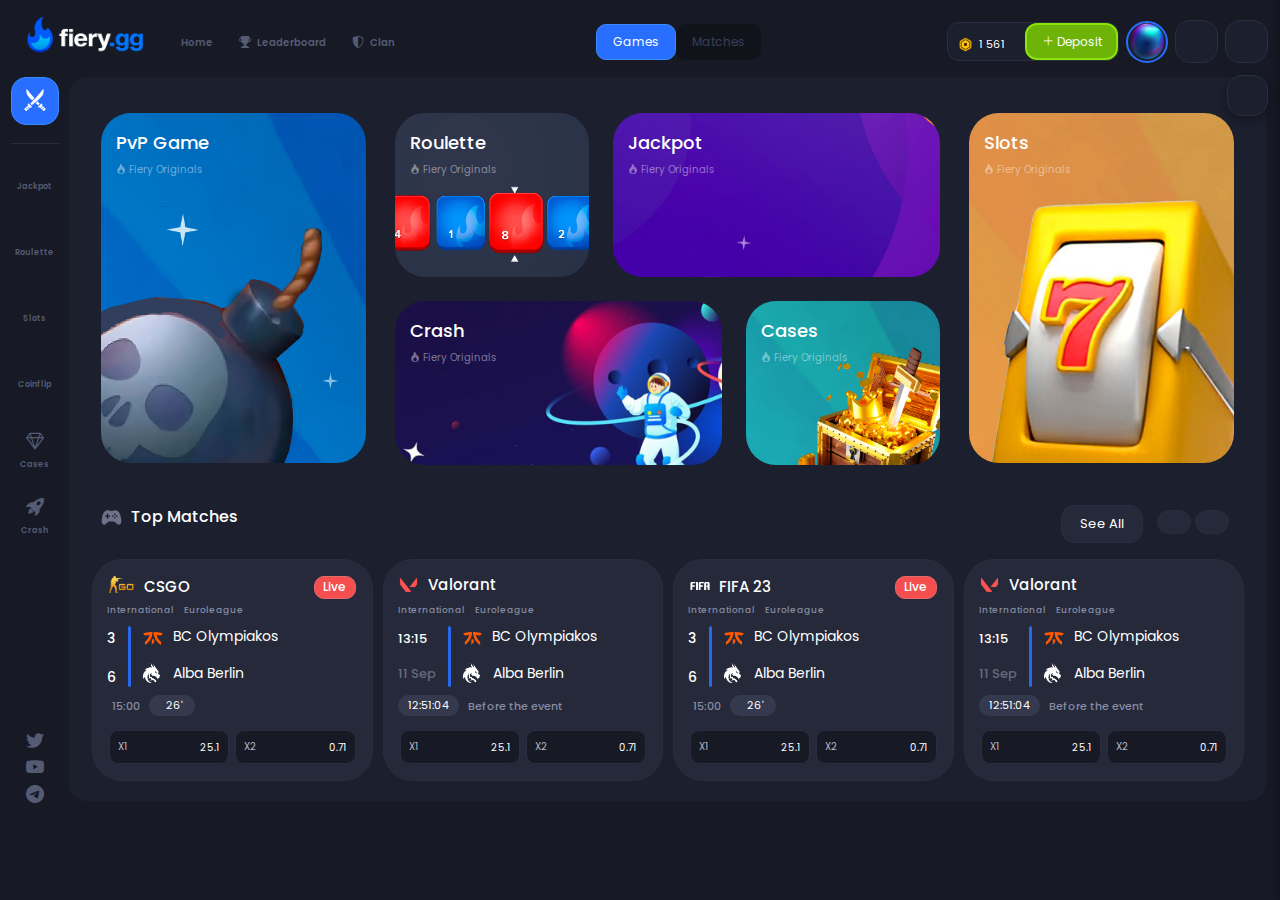
<file: index.html>
<!DOCTYPE html>
<html lang="es">

<head>
  <meta charset="UTF-8">
  <meta name="viewport" content="width=device-width, initial-scale=1.0">
  <title>fiery.gg</title>
  <link href="https://cdn.jsdelivr.net/npm/bootstrap@5.3.3/dist/css/bootstrap.min.css" rel="stylesheet"
    integrity="sha384-QWTKZyjpPEjISv5WaRU9OFeRpok6YctnYmDr5pNlyT2bRjXh0JMhjY6hW+ALEwIH" crossorigin="anonymous">
  <link rel="stylesheet" href="https://cdn.jsdelivr.net/npm/bootstrap-icons@1.11.3/font/bootstrap-icons.min.css">
  <link rel="stylesheet" href="https://cdnjs.cloudflare.com/ajax/libs/font-awesome/6.6.0/css/all.min.css"
    integrity="sha512-Kc323vGBEqzTmouAECnVceyQqyqdsSiqLQISBL29aUW4U/M7pSPA/gEUZQqv1cwx4OnYxTxve5UMg5GT6L4JJg=="
    crossorigin="anonymous" referrerpolicy="no-referrer" />
  <link rel="preconnect" href="https://fonts.googleapis.com">
  <link rel="preconnect" href="https://fonts.gstatic.com" crossorigin>
  <link
    href="https://fonts.googleapis.com/css2?family=Baloo+2:wght@400..800&family=Poppins:ital,wght@0,100;0,200;0,300;0,400;0,500;0,600;0,700;0,800;0,900;1,100;1,200;1,300;1,400;1,500;1,600;1,700;1,800;1,900&display=swap"
    rel="stylesheet">
  <link rel="stylesheet" href="css/style.css">
  <link rel="icon" href="assets/icon-fiery.gg-log-transp.png">
</head>

<body>
  <!-- ======== >  BARRA DE NAVEGACIÓN  < ======== -->
  <header class="header">
    <div class="container-fluid d-flex justify-content-between align-items-center">
      <section class="logo-links d-flex align-items-center">
        <article class="logo-navbar">
          <img src="assets/fiery.gg-log-transp.png" alt="fiery.gg">
        </article>
        <nav>
          <ul class="nav-links d-flex">
            <li>
              <a href="javascript:void(0);">
                <i class="fa-solid fa-house"></i>
                <span>Home</span>
              </a>
            </li>
            <li>
              <a href="javascript:void(0);">
                <i class="bi bi-trophy-fill"></i>
                <span>Leaderboard</span>
              </a>
            </li>
            <li>
              <a href="javascript:void(0);">
                <i class="bi bi-shield-shaded"></i>
                <span>Clan</span>
              </a>
            </li>
          </ul>
        </nav>
      </section>
      <section class="switch-container">
        <button id="firstTheme" class="active button-bg-body"><i class="fa-solid fa-clover"></i> Games</button>
        <button id="secondTheme" class="button-bg-body"><i class="fa-solid fa-basketball"></i> Matches</button>
      </section>
      <section class="iconos-info-navbar">
        <article class="box-bank-button">
          <div class="bank">
            <p><img class="img-bank" src="assets/icon-gems-png.png"> 1 561</p>
          </div>
          <button class="button-bank">
            <i class="bi bi-plus-lg"></i>
            <span class="deposit-text">Deposit</span>
          </button>
        </article>
        <article class="profile-photo">
          <img src="assets/profile-photo-png.png">
        </article>
        <article class="button-notifications">
          <i class="fa-solid fa-bell"></i>
        </article>
        <article class="button-logOut">
          <i class="fa-solid fa-door-open"></i>
        </article>
      </section>
    </div>
  </header>

  <!-- ======== >  SIDEBAR IZQUIERDO - ICONS  < ======== -->
  <aside>
    <section class="container aside-container justify-content-between">
      <ul class="list-sidebar">
        <li>
          <article class="button-sidebar-sword">
            <img class="img-button-sword" src="assets/crossed-swords-svgrepo-com.svg"></img>
          </article>
        </li>
        <hr>
        <li>
          <article class="button-sidebar" numero="1">
            <i class="fa-solid fa-dice-d20"></i>
            <p> Jackpot </p>
          </article>
        </li>
        <li>
          <article class="button-sidebar" numero="2">
            <i class="fa-solid fa-circle-radiation"></i>
            <p> Roulette </p>
          </article>
        </li>
        <li>
          <article class="button-sidebar" numero="3">
            <i class="fa-solid fa-7"></i>
            <p> Slots </p>
          </article>
        </li>
        <li>
          <article class="button-sidebar" numero="4">
            <i class="fa-solid fa-coins"></i>
            <p> Coinflip </p>
          </article>
        </li>
        <li>
          <article class="button-sidebar" numero="5">
            <i class="bi bi-gem"></i>
            <p> Cases </p>
          </article>
        </li>
        <li>
          <article class="button-sidebar" numero="6">
            <i class="bi bi-rocket-takeoff-fill"></i>
            <p> Crash </p>
          </article>
        </li>
      </ul>
      <ul class="list-sidebar icons-redes">
        <li>
          <a href="https://x.com/home" target="_blank">
            <i class="bi bi-twitter icons-color"></i>
          </a>
        </li>
        <li>
          <a href="https://www.youtube.com/" target="_blank">
            <i class="bi bi-youtube icons-color"></i>
          </a>
        </li>
        <li>
          <a href="https://web.telegram.org/" target="_blank">
            <i class="bi bi-telegram icons-color"></i>
          </a>
        </li>
      </ul>
    </section>
  </aside>

  <!-- ======== >  MAIN  < ======== -->
  <main class="main-contenido light-theme">

    <!-- ======== >  SECCIÓN TARJETAS INTERACTIVAS  < ======== -->
    <section class="container-fluid mt-3">
      <div class="row gy-4">
        <section class="col-sm-12 col-md-12 col-lg-3 column-cards-start">
          <article class="interactive-card-pvp-game" id="card1show">
            <div class="hover-bg-cards">
              <div class="text-card-pvp-game pt-3">
                <p id="text-pvp-game">
                  PvP Game
                </p>
                <span class="fiery-originals-text">
                  <i class="bi bi-fire"></i> Fiery Originals
                </span>
              </div>
            </div>
          </article>
        </section>
        <section class="col-sm-12 col-md-12 col-lg-6 column-cards-center d-flex flex-wrap">
          <article class="interactive-card-roulette">
            <div class="hover-bg-cards">
              <div class="text-card-roulette pt-3">
                <p id="card2">
                  Roulette
                </p>
                <span class="fiery-originals-text">
                  <i class="bi bi-fire"></i> Fiery Originals
                </span>
              </div>
            </div>
          </article>
          <article class="interactive-card-jackpot">
            <div class="hover-bg-cards">
              <div class="text-card-jackpot pt-3">
                <p id="card3">
                  Jackpot
                </p>
                <span class="fiery-originals-text">
                  <i class="bi bi-fire"></i> Fiery Originals
                </span>
              </div>
            </div>
          </article>
          <article class="interactive-card-crash">
            <div class="hover-bg-cards">
              <div class="text-card-crash pt-3">
                <p id="card4">
                  Crash
                </p>
                <span class="fiery-originals-text">
                  <i class="bi bi-fire"></i> Fiery Originals
                </span>
              </div>
            </div>
          </article>
          <article class="interactive-card-cases">
            <div class="hover-bg-cards">
              <div class="text-card-cases pt-3">
                <p id="card5">
                  Cases
                </p>
                <span class="fiery-originals-text">
                  <i class="bi bi-fire"></i> Fiery Originals
                </span>
              </div>
            </div>
          </article>
        </section>
        <section class="col-sm-12 col-md-12 col-lg-3 column-cards-end">
          <article class="interactive-card-slots">
            <div class="hover-bg-cards">
              <div class="text-card-slots pt-3">
                <p id="card6">
                  Slots
                </p>
                <span class="fiery-originals-text">
                  <i class="bi bi-fire"></i> Fiery Originals
                </span>
              </div>
            </div>
          </article>
        </section>
      </div>
    </section>

    <!-- ======== >  SECCIÓN TOP MATCHES  < ======== -->
    <section class="container-top-matches">
      <div class="container-menu-top-matches container-fluid d-flex justify-content-between mb-3">
        <div class="title-top-matches d-flex">
          <img src="assets/joystick-xbox.svg" alt="Mejores Partidos">
          <p>Top Matches</p>
        </div>
        <div class="buttons-top-matches">
          <button class="btn-see-all-top-matches">See All</button>
          <div class="controls-carousel-top-matches">
            <button class="btn-caret-left-top-matches" id="prev">
              <i class="fa-solid fa-caret-left"></i>
            </button>
            <button class="btn-caret-right-top-matches" id="next">
              <i class="fa-solid fa-caret-right"></i>
            </button>
          </div>
        </div>
      </div>
      <section class="container-cards-top-matches">
        <div class="carousel-cards" id="carousel">
          <div class="card-live-top-matches">
            <div class="title-card-live-top-matches">
              <div class="img-title-live-top-matches">
                <img class="csgo-logo" src="assets/csgo-logo-go.png">
                <p id="csgo">
                  CSGO
                </p>
              </div>
              <span>
                Live
              </span>
            </div>
            <div class="description-card-live-top-matches">
              <p>
                International
              </p>
              <i class="fa-solid fa-circle"></i>
              <p>Euroleague</p>
            </div>
            <div class="info-matches-live-container">
              <div class="result-match-live d-flex flex-column">
                <p>
                  3
                </p>
                <p>
                  6
                </p>
              </div>
              <div class="border-blue-top-matches"></div>
              <div class="name-teams-live-top-matches d-flex flex-column">
                <div class="container-fnatic">
                  <img class="fnatic-logo" src="assets/fnatic-logo.svg">
                  <p>
                    BC Olympiakos
                  </p>
                </div>
                <div class="container-spirit">
                  <img class="spirit-logo" src="assets/spirit-logo.png">
                  <p>
                    Alba Berlin
                  </p>
                </div>
              </div>
            </div>
            <div class="info-time-live-container">
              <p>
                15:00
              </p>
              <span class="duration-span-top-matches">
                <i class="fa-solid fa-clock"></i> 26'
              </span>
            </div>
            <div class="bet-btn-live-container">
              <article class="bet-button-1">
                <span>
                  X1
                </span>
                <p>
                  25.1
                </p>
              </article>
              <article class="bet-button-2">
                <span>
                  X2
                </span>
                <p>
                  0.71
                </p>
              </article>
            </div>
          </div>
          <div class="card-top-matches">
            <div class="title-card-top-matches">
              <img class="valorant-logo" src="assets/valorant-logo-png.png">
              <p id="valorant">
                Valorant
              </p>
            </div>
            <div class="description-card-top-matches">
              <p>
                International
              </p>
              <i class="fa-solid fa-circle"></i>
              <p>Euroleague</p>
            </div>
            <div class="info-matches-container">
              <div class="time-of-match">
                <p>
                  13:15
                </p>
                <p class="date-september">
                  11 Sep
                </p>
              </div>
              <div class="border-blue-top-matches"></div>
              <div class="name-teams-live-top-matches d-flex flex-column">
                <div class="container-fnatic">
                  <img class="fnatic-logo" src="assets/fnatic-logo.svg">
                  <p>
                    BC Olympiakos
                  </p>
                </div>
                <div class="container-spirit">
                  <img class="spirit-logo" src="assets/spirit-logo.png">
                  <p>
                    Alba Berlin
                  </p>
                </div>
              </div>
            </div>
            <div class="info-time-container">
              <span class="time-span-top-matches">
                12:51:04
              </span>
              <p>
                Before the event
              </p>
            </div>
            <div class="bet-btn-container">
              <article class="bet-button-1">
                <span>
                  X1
                </span>
                <p>
                  25.1
                </p>
              </article>
              <article class="bet-button-2">
                <span>
                  X2
                </span>
                <p>
                  0.71
                </p>
              </article>
            </div>
          </div>
          <div class="card-live-top-matches">
            <div class="title-card-live-top-matches">
              <div class="img-title-live-top-matches">
                <img class="fifa-logo" src="assets/fifa-logo-white.png">
                <p id="fifa23">
                  FIFA 23
                </p>
              </div>
              <span>
                Live
              </span>
            </div>
            <div class="description-card-live-top-matches">
              <p>
                International
              </p>
              <i class="fa-solid fa-circle"></i>
              <p>Euroleague</p>
            </div>
            <div class="info-matches-live-container">
              <div class="result-match-live d-flex flex-column">
                <p>
                  3
                </p>
                <p>
                  6
                </p>
              </div>
              <div class="border-blue-top-matches"></div>
              <div class="name-teams-live-top-matches d-flex flex-column">
                <div class="container-fnatic">
                  <img class="fnatic-logo" src="assets/fnatic-logo.svg">
                  <p>
                    BC Olympiakos
                  </p>
                </div>
                <div class="container-spirit">
                  <img class="spirit-logo" src="assets/spirit-logo.png">
                  <p>
                    Alba Berlin
                  </p>
                </div>
              </div>
            </div>
            <div class="info-time-live-container">
              <p>
                15:00
              </p>
              <span class="duration-span-top-matches">
                <i class="fa-solid fa-clock"></i> 26'
              </span>
            </div>
            <div class="bet-btn-live-container">
              <article class="bet-button-1">
                <span>
                  X1
                </span>
                <p>
                  25.1
                </p>
              </article>
              <article class="bet-button-2">
                <span>
                  X2
                </span>
                <p>
                  0.71
                </p>
              </article>
            </div>
          </div>
          <div class="card-top-matches">
            <div class="title-card-top-matches">
              <img class="valorant-logo" src="assets/valorant-logo-png.png">
              <p id="valorant2">
                Valorant
              </p>
            </div>
            <div class="description-card-top-matches">
              <p>
                International
              </p>
              <i class="fa-solid fa-circle"></i>
              <p>Euroleague</p>
            </div>
            <div class="info-matches-container">
              <div class="time-of-match">
                <p>
                  13:15
                </p>
                <p class="date-september">
                  11 Sep
                </p>
              </div>
              <div class="border-blue-top-matches"></div>
              <div class="name-teams-live-top-matches d-flex flex-column">
                <div class="container-fnatic">
                  <img class="fnatic-logo" src="assets/fnatic-logo.svg">
                  <p>
                    BC Olympiakos
                  </p>
                </div>
                <div class="container-spirit">
                  <img class="spirit-logo" src="assets/spirit-logo.png">
                  <p>
                    Alba Berlin
                  </p>
                </div>
              </div>
            </div>
            <div class="info-time-container">
              <span class="time-span-top-matches">
                12:51:04
              </span>
              <p>
                Before the event
              </p>
            </div>
            <div class="bet-btn-container">
              <article class="bet-button-1">
                <span>
                  X1
                </span>
                <p>
                  25.1
                </p>
              </article>
              <article class="bet-button-2">
                <span>
                  X2
                </span>
                <p>
                  0.71
                </p>
              </article>
            </div>
          </div>
          <div class="card-live-top-matches">
            <div class="title-card-live-top-matches">
              <div class="img-title-live-top-matches">
                <img class="csgo-logo" src="assets/csgo-logo-go.png">
                <p>
                  CSGO
                </p>
              </div>
              <span>
                Live
              </span>
            </div>
            <div class="description-card-live-top-matches">
              <p>
                International
              </p>
              <i class="fa-solid fa-circle"></i>
              <p>Euroleague</p>
            </div>
            <div class="info-matches-live-container">
              <div class="result-match-live d-flex flex-column">
                <p>
                  3
                </p>
                <p>
                  6
                </p>
              </div>
              <div class="border-blue-top-matches"></div>
              <div class="name-teams-live-top-matches d-flex flex-column">
                <div class="container-fnatic">
                  <img class="fnatic-logo" src="assets/fnatic-logo.svg">
                  <p>
                    BC Olympiakos
                  </p>
                </div>
                <div class="container-spirit">
                  <img class="spirit-logo" src="assets/spirit-logo.png">
                  <p>
                    Alba Berlin
                  </p>
                </div>
              </div>
            </div>
            <div class="info-time-live-container">
              <p>
                15:00
              </p>
              <span class="duration-span-top-matches">
                <i class="fa-solid fa-clock"></i> 26'
              </span>
            </div>
            <div class="bet-btn-live-container">
              <article class="bet-button-1">
                <span>
                  X1
                </span>
                <p>
                  25.1
                </p>
              </article>
              <article class="bet-button-2">
                <span>
                  X2
                </span>
                <p>
                  0.71
                </p>
              </article>
            </div>
          </div>
          <div class="card-top-matches">
            <div class="title-card-top-matches">
              <img class="valorant-logo" src="assets/valorant-logo-png.png">
              <p>
                Valorant
              </p>
            </div>
            <div class="description-card-top-matches">
              <p>
                International
              </p>
              <i class="fa-solid fa-circle"></i>
              <p>Euroleague</p>
            </div>
            <div class="info-matches-container">
              <div class="time-of-match">
                <p>
                  13:15
                </p>
                <p class="date-september">
                  11 Sep
                </p>
              </div>
              <div class="border-blue-top-matches"></div>
              <div class="name-teams-live-top-matches d-flex flex-column">
                <div class="container-fnatic">
                  <img class="fnatic-logo" src="assets/fnatic-logo.svg">
                  <p>
                    BC Olympiakos
                  </p>
                </div>
                <div class="container-spirit">
                  <img class="spirit-logo" src="assets/spirit-logo.png">
                  <p>
                    Alba Berlin
                  </p>
                </div>
              </div>
            </div>
            <div class="info-time-container">
              <span class="time-span-top-matches">
                12:51:04
              </span>
              <p>
                Before the event
              </p>
            </div>
            <div class="bet-btn-container">
              <article class="bet-button-1">
                <span>
                  X1
                </span>
                <p>
                  25.1
                </p>
              </article>
              <article class="bet-button-2">
                <span>
                  X2
                </span>
                <p>
                  0.71
                </p>
              </article>
            </div>
          </div>
          <div class="card-live-top-matches">
            <div class="title-card-live-top-matches">
              <div class="img-title-live-top-matches">
                <img class="fifa-logo" src="assets/fifa-logo-white.png">
                <p>
                  FIFA 23
                </p>
              </div>
              <span>
                Live
              </span>
            </div>
            <div class="description-card-live-top-matches">
              <p>
                International
              </p>
              <i class="fa-solid fa-circle"></i>
              <p>Euroleague</p>
            </div>
            <div class="info-matches-live-container">
              <div class="result-match-live d-flex flex-column">
                <p>
                  3
                </p>
                <p>
                  6
                </p>
              </div>
              <div class="border-blue-top-matches"></div>
              <div class="name-teams-live-top-matches d-flex flex-column">
                <div class="container-fnatic">
                  <img class="fnatic-logo" src="assets/fnatic-logo.svg">
                  <p>
                    BC Olympiakos
                  </p>
                </div>
                <div class="container-spirit">
                  <img class="spirit-logo" src="assets/spirit-logo.png">
                  <p>
                    Alba Berlin
                  </p>
                </div>
              </div>
            </div>
            <div class="info-time-live-container">
              <p>
                15:00
              </p>
              <span class="duration-span-top-matches">
                <i class="fa-solid fa-clock"></i> 26'
              </span>
            </div>
            <div class="bet-btn-live-container">
              <article class="bet-button-1">
                <span>
                  X1
                </span>
                <p>
                  25.1
                </p>
              </article>
              <article class="bet-button-2">
                <span>
                  X2
                </span>
                <p>
                  0.71
                </p>
              </article>
            </div>
          </div>
          <div class="card-top-matches">
            <div class="title-card-top-matches">
              <img class="valorant-logo" src="assets/valorant-logo-png.png">
              <p>
                Valorant
              </p>
            </div>
            <div class="description-card-top-matches">
              <p>
                International
              </p>
              <i class="fa-solid fa-circle"></i>
              <p>Euroleague</p>
            </div>
            <div class="info-matches-container">
              <div class="time-of-match">
                <p>
                  13:15
                </p>
                <p class="date-september">
                  11 Sep
                </p>
              </div>
              <div class="border-blue-top-matches"></div>
              <div class="name-teams-live-top-matches d-flex flex-column">
                <div class="container-fnatic">
                  <img class="fnatic-logo" src="assets/fnatic-logo.svg">
                  <p>
                    BC Olympiakos
                  </p>
                </div>
                <div class="container-spirit">
                  <img class="spirit-logo" src="assets/spirit-logo.png">
                  <p>
                    Alba Berlin
                  </p>
                </div>
              </div>
            </div>
            <div class="info-time-container">
              <span class="time-span-top-matches">
                12:51:04
              </span>
              <p>
                Before the event
              </p>
            </div>
            <div class="bet-btn-container">
              <article class="bet-button-1">
                <span>
                  X1
                </span>
                <p>
                  25.1
                </p>
              </article>
              <article class="bet-button-2">
                <span>
                  X2
                </span>
                <p>
                  0.71
                </p>
              </article>
            </div>
          </div>
          <div class="card-live-top-matches">
            <div class="title-card-live-top-matches">
              <div class="img-title-live-top-matches">
                <img class="csgo-logo" src="assets/csgo-logo-go.png">
                <p>
                  CSGO
                </p>
              </div>
              <span>
                Live
              </span>
            </div>
            <div class="description-card-live-top-matches">
              <p>
                International
              </p>
              <i class="fa-solid fa-circle"></i>
              <p>Euroleague</p>
            </div>
            <div class="info-matches-live-container">
              <div class="result-match-live d-flex flex-column">
                <p>
                  3
                </p>
                <p>
                  6
                </p>
              </div>
              <div class="border-blue-top-matches"></div>
              <div class="name-teams-live-top-matches d-flex flex-column">
                <div class="container-fnatic">
                  <img class="fnatic-logo" src="assets/fnatic-logo.svg">
                  <p>
                    BC Olympiakos
                  </p>
                </div>
                <div class="container-spirit">
                  <img class="spirit-logo" src="assets/spirit-logo.png">
                  <p>
                    Alba Berlin
                  </p>
                </div>
              </div>
            </div>
            <div class="info-time-live-container">
              <p>
                15:00
              </p>
              <span class="duration-span-top-matches">
                <i class="fa-solid fa-clock"></i> 26'
              </span>
            </div>
            <div class="bet-btn-live-container">
              <article class="bet-button-1">
                <span>
                  X1
                </span>
                <p>
                  25.1
                </p>
              </article>
              <article class="bet-button-2">
                <span>
                  X2
                </span>
                <p>
                  0.71
                </p>
              </article>
            </div>
          </div>
          <div class="card-top-matches">
            <div class="title-card-top-matches">
              <img class="valorant-logo" src="assets/valorant-logo-png.png">
              <p>
                Valorant
              </p>
            </div>
            <div class="description-card-top-matches">
              <p>
                International
              </p>
              <i class="fa-solid fa-circle"></i>
              <p>Euroleague</p>
            </div>
            <div class="info-matches-container">
              <div class="time-of-match">
                <p>
                  13:15
                </p>
                <p class="date-september">
                  11 Sep
                </p>
              </div>
              <div class="border-blue-top-matches"></div>
              <div class="name-teams-live-top-matches d-flex flex-column">
                <div class="container-fnatic">
                  <img class="fnatic-logo" src="assets/fnatic-logo.svg">
                  <p>
                    BC Olympiakos
                  </p>
                </div>
                <div class="container-spirit">
                  <img class="spirit-logo" src="assets/spirit-logo.png">
                  <p>
                    Alba Berlin
                  </p>
                </div>
              </div>
            </div>
            <div class="info-time-container">
              <span class="time-span-top-matches">
                12:51:04
              </span>
              <p>
                Before the event
              </p>
            </div>
            <div class="bet-btn-container">
              <article class="bet-button-1">
                <span>
                  X1
                </span>
                <p>
                  25.1
                </p>
              </article>
              <article class="bet-button-2">
                <span>
                  X2
                </span>
                <p>
                  0.71
                </p>
              </article>
            </div>
          </div>
          <div class="card-live-top-matches">
            <div class="title-card-live-top-matches">
              <div class="img-title-live-top-matches">
                <img class="fifa-logo" src="assets/fifa-logo-white.png">
                <p>
                  FIFA 23
                </p>
              </div>
              <span>
                Live
              </span>
            </div>
            <div class="description-card-live-top-matches">
              <p>
                International
              </p>
              <i class="fa-solid fa-circle"></i>
              <p>Euroleague</p>
            </div>
            <div class="info-matches-live-container">
              <div class="result-match-live d-flex flex-column">
                <p>
                  3
                </p>
                <p>
                  6
                </p>
              </div>
              <div class="border-blue-top-matches"></div>
              <div class="name-teams-live-top-matches d-flex flex-column">
                <div class="container-fnatic">
                  <img class="fnatic-logo" src="assets/fnatic-logo.svg">
                  <p>
                    BC Olympiakos
                  </p>
                </div>
                <div class="container-spirit">
                  <img class="spirit-logo" src="assets/spirit-logo.png">
                  <p>
                    Alba Berlin
                  </p>
                </div>
              </div>
            </div>
            <div class="info-time-live-container">
              <p>
                15:00
              </p>
              <span class="duration-span-top-matches">
                <i class="fa-solid fa-clock"></i> 26'
              </span>
            </div>
            <div class="bet-btn-live-container">
              <article class="bet-button-1">
                <span>
                  X1
                </span>
                <p>
                  25.1
                </p>
              </article>
              <article class="bet-button-2">
                <span>
                  X2
                </span>
                <p>
                  0.71
                </p>
              </article>
            </div>
          </div>
          <div class="card-top-matches">
            <div class="title-card-top-matches">
              <img class="valorant-logo" src="assets/valorant-logo-png.png">
              <p>
                Valorant
              </p>
            </div>
            <div class="description-card-top-matches">
              <p>
                International
              </p>
              <i class="fa-solid fa-circle"></i>
              <p>Euroleague</p>
            </div>
            <div class="info-matches-container">
              <div class="time-of-match">
                <p>
                  13:15
                </p>
                <p class="date-september">
                  11 Sep
                </p>
              </div>
              <div class="border-blue-top-matches"></div>
              <div class="name-teams-live-top-matches d-flex flex-column">
                <div class="container-fnatic">
                  <img class="fnatic-logo" src="assets/fnatic-logo.svg">
                  <p>
                    BC Olympiakos
                  </p>
                </div>
                <div class="container-spirit">
                  <img class="spirit-logo" src="assets/spirit-logo.png">
                  <p>
                    Alba Berlin
                  </p>
                </div>
              </div>
            </div>
            <div class="info-time-container">
              <span class="time-span-top-matches">
                12:51:04
              </span>
              <p>
                Before the event
              </p>
            </div>
            <div class="bet-btn-container">
              <article class="bet-button-1">
                <span>
                  X1
                </span>
                <p>
                  25.1
                </p>
              </article>
              <article class="bet-button-2">
                <span>
                  X2
                </span>
                <p>
                  0.71
                </p>
              </article>
            </div>
          </div>
          <div class="card-live-top-matches">
            <div class="title-card-live-top-matches">
              <div class="img-title-live-top-matches">
                <img class="csgo-logo" src="assets/csgo-logo-go.png">
                <p>
                  CSGO
                </p>
              </div>
              <span>
                Live
              </span>
            </div>
            <div class="description-card-live-top-matches">
              <p>
                International
              </p>
              <i class="fa-solid fa-circle"></i>
              <p>Euroleague</p>
            </div>
            <div class="info-matches-live-container">
              <div class="result-match-live d-flex flex-column">
                <p>
                  3
                </p>
                <p>
                  6
                </p>
              </div>
              <div class="border-blue-top-matches"></div>
              <div class="name-teams-live-top-matches d-flex flex-column">
                <div class="container-fnatic">
                  <img class="fnatic-logo" src="assets/fnatic-logo.svg">
                  <p>
                    BC Olympiakos
                  </p>
                </div>
                <div class="container-spirit">
                  <img class="spirit-logo" src="assets/spirit-logo.png">
                  <p>
                    Alba Berlin
                  </p>
                </div>
              </div>
            </div>
            <div class="info-time-live-container">
              <p>
                15:00
              </p>
              <span class="duration-span-top-matches">
                <i class="fa-solid fa-clock"></i> 26'
              </span>
            </div>
            <div class="bet-btn-live-container">
              <article class="bet-button-1">
                <span>
                  X1
                </span>
                <p>
                  25.1
                </p>
              </article>
              <article class="bet-button-2">
                <span>
                  X2
                </span>
                <p>
                  0.71
                </p>
              </article>
            </div>
          </div>
          <div class="card-top-matches">
            <div class="title-card-top-matches">
              <img class="valorant-logo" src="assets/valorant-logo-png.png">
              <p>
                Valorant
              </p>
            </div>
            <div class="description-card-top-matches">
              <p>
                International
              </p>
              <i class="fa-solid fa-circle"></i>
              <p>Euroleague</p>
            </div>
            <div class="info-matches-container">
              <div class="time-of-match">
                <p>
                  13:15
                </p>
                <p class="date-september">
                  11 Sep
                </p>
              </div>
              <div class="border-blue-top-matches"></div>
              <div class="name-teams-live-top-matches d-flex flex-column">
                <div class="container-fnatic">
                  <img class="fnatic-logo" src="assets/fnatic-logo.svg">
                  <p>
                    BC Olympiakos
                  </p>
                </div>
                <div class="container-spirit">
                  <img class="spirit-logo" src="assets/spirit-logo.png">
                  <p>
                    Alba Berlin
                  </p>
                </div>
              </div>
            </div>
            <div class="info-time-container">
              <span class="time-span-top-matches">
                12:51:04
              </span>
              <p>
                Before the event
              </p>
            </div>
            <div class="bet-btn-container">
              <article class="bet-button-1">
                <span>
                  X1
                </span>
                <p>
                  25.1
                </p>
              </article>
              <article class="bet-button-2">
                <span>
                  X2
                </span>
                <p>
                  0.71
                </p>
              </article>
            </div>
          </div>
          <div class="card-live-top-matches">
            <div class="title-card-live-top-matches">
              <div class="img-title-live-top-matches">
                <img class="fifa-logo" src="assets/fifa-logo-white.png">
                <p>
                  FIFA 23
                </p>
              </div>
              <span>
                Live
              </span>
            </div>
            <div class="description-card-live-top-matches">
              <p>
                International
              </p>
              <i class="fa-solid fa-circle"></i>
              <p>Euroleague</p>
            </div>
            <div class="info-matches-live-container">
              <div class="result-match-live d-flex flex-column">
                <p>
                  3
                </p>
                <p>
                  6
                </p>
              </div>
              <div class="border-blue-top-matches"></div>
              <div class="name-teams-live-top-matches d-flex flex-column">
                <div class="container-fnatic">
                  <img class="fnatic-logo" src="assets/fnatic-logo.svg">
                  <p>
                    BC Olympiakos
                  </p>
                </div>
                <div class="container-spirit">
                  <img class="spirit-logo" src="assets/spirit-logo.png">
                  <p>
                    Alba Berlin
                  </p>
                </div>
              </div>
            </div>
            <div class="info-time-live-container">
              <p>
                15:00
              </p>
              <span class="duration-span-top-matches">
                <i class="fa-solid fa-clock"></i> 26'
              </span>
            </div>
            <div class="bet-btn-live-container">
              <article class="bet-button-1">
                <span>
                  X1
                </span>
                <p>
                  25.1
                </p>
              </article>
              <article class="bet-button-2">
                <span>
                  X2
                </span>
                <p>
                  0.71
                </p>
              </article>
            </div>
          </div>
          <div class="card-top-matches">
            <div class="title-card-top-matches">
              <img class="valorant-logo" src="assets/valorant-logo-png.png">
              <p>
                Valorant
              </p>
            </div>
            <div class="description-card-top-matches">
              <p>
                International
              </p>
              <i class="fa-solid fa-circle"></i>
              <p>Euroleague</p>
            </div>
            <div class="info-matches-container">
              <div class="time-of-match">
                <p>
                  13:15
                </p>
                <p class="date-september">
                  11 Sep
                </p>
              </div>
              <div class="border-blue-top-matches"></div>
              <div class="name-teams-live-top-matches d-flex flex-column">
                <div class="container-fnatic">
                  <img class="fnatic-logo" src="assets/fnatic-logo.svg">
                  <p>
                    BC Olympiakos
                  </p>
                </div>
                <div class="container-spirit">
                  <img class="spirit-logo" src="assets/spirit-logo.png">
                  <p>
                    Alba Berlin
                  </p>
                </div>
              </div>
            </div>
            <div class="info-time-container">
              <span class="time-span-top-matches">
                12:51:04
              </span>
              <p>
                Before the event
              </p>
            </div>
            <div class="bet-btn-container">
              <article class="bet-button-1">
                <span>
                  X1
                </span>
                <p>
                  25.1
                </p>
              </article>
              <article class="bet-button-2">
                <span>
                  X2
                </span>
                <p>
                  0.71
                </p>
              </article>
            </div>
          </div>
        </div>
      </section>
    </section>
  </main>

  <!-- ======== >  MENÚ DESPLEGABLE PERFIL  < ======== -->
  <section class="menu-profile">
    Lorem ipsum dolor sit amet consectetur adipisicing elit.
  </section>

  <!-- ======== >  BOTÓN FIJO FLECHA  < ======== -->
  <article id="floatingArrow" class="button-arrow-collapse">
    <i id="arrowIcon" class="fa-solid fa-chevron-right"></i>
  </article>

  <!-- ======== >  SIDEBAR DERECHO - CHAT  < ======== -->
  <section id="sidebarRight" class="sidebar-right">
    <section class="info-chat d-flex justify-content-between">
      <article class="d-flex">
        <i class="bi bi-chat-left-text-fill"></i>
        <p class="chat-title"> Online Chat </p>
      </article>
      <article class="d-flex">
        <i class="bi bi-person-fill"></i>
        <p class="chat-users"> 1857 </p>
      </article>
    </section>
    <div class="all-msg-container">
      <div class="messages-container">
        <div class="d-flex">
          <div class="photo-chat">
            <div class="circle-photo-chat">
              <img src="assets/annette-black-editada.png">
            </div>
          </div>
          <div class="content-chat">
            <div class="info-chat d-flex">
              <div class="title-chat">
                <p>Annette Black</p>
              </div>
              <div class="abecedario-chat-c">
                <p>C</p>
              </div>
              <div class="time-chat">
                <p>15:24</p>
              </div>
            </div>
            <div class="comment-chat">
              <p>
                She took a deep breath and
                prepared to jump off the high dive board
              </p>
            </div>
          </div>
        </div>
      </div>
      <div class="messages-container">
        <div class="d-flex">
          <div class="photo-chat">
            <div class="circle-photo-chat">
              <img src="assets/guy-hawkins-editada.png">
            </div>
          </div>
          <div class="content-chat">
            <div class="info-chat d-flex">
              <div class="title-chat">
                <p>Guy Hawkinsk</p>
              </div>
              <div class="abecedario-chat-a">
                <p>A</p>
              </div>
              <div class="time-chat">
                <p>15:24</p>
              </div>
            </div>
            <div class="comment-chat">
              <p>
                The orchestra played a beautiful symphony, moving many in the
                audience to tears
              </p>
            </div>
          </div>
        </div>
      </div>
      <div class="messages-container">
        <div class="d-flex">
          <div class="photo-chat">
            <div class="circle-photo-chat">
              <img src="assets/darlene-robertson-editada.png">
            </div>
          </div>
          <div class="content-chat">
            <div class="info-chat d-flex">
              <div class="title-chat">
                <p>Darlene Robertson</p>
              </div>
              <div class="abecedario-chat-b">
                <p>B</p>
              </div>
              <div class="time-chat">
                <p>15:24</p>
              </div>
            </div>
            <div class="comment-chat">
              <p>
                A casino is a facility for certain types of a big Casinos are often built near
              </p>
            </div>
          </div>
        </div>
      </div>
      <div class="messages-container">
        <div class="d-flex">
          <div class="photo-chat">
            <div class="circle-photo-chat-d">
              <img src="assets/annette-black2-editada.png">
            </div>
          </div>
          <div class="content-chat">
            <div class="info-chat d-flex">
              <div class="title-chat-d">
                <p>Annette Black</p>
              </div>
              <div class="abecedario-chat-d">
                <p>D</p>
              </div>
              <div class="time-chat">
                <p>15:24</p>
              </div>
            </div>
            <div class="comment-chat">
              <p>
                My favorite color is blue because it reminds me of the ocean
              </p>
            </div>
          </div>
        </div>
      </div>
      <div class="messages-container">
        <div class="d-flex">
          <div class="photo-chat">
            <div class="circle-photo-chat">
              <img src="assets/jane-cooper-editada.png">
            </div>
          </div>
          <div class="content-chat">
            <div class="info-chat d-flex">
              <div class="title-chat">
                <p>Jane Cooper</p>
              </div>
              <div class="abecedario-chat-a">
                <p>A</p>
              </div>
              <div class="time-chat">
                <p>15:24</p>
              </div>
            </div>
            <div class="comment-chat">
              <p>
                He always starts his morning with a cup of coffee
              </p>
            </div>
          </div>
        </div>
      </div>
    </div>
    <div class="messages-container mt-2">
      <div class="container-send-coments d-flex">
        <input class="input-chat" type="text" name="comentary" id="inputComentary" placeholder="Write message ...">
        <button class="button-send-chat">
          <i class="bi bi-send-fill"></i>
        </button>
      </div>
    </div>
  </section>

  <!-- ======== >  JAVASCRIPT  < ======== -->
  <script src="https://cdn.jsdelivr.net/npm/bootstrap@5.3.3/dist/js/bootstrap.bundle.min.js"
    integrity="sha384-YvpcrYf0tY3lHB60NNkmXc5s9fDVZLESaAA55NDzOxhy9GkcIdslK1eN7N6jIeHz"
    crossorigin="anonymous"></script>
  <script src="js/main.js"></script>
</body>

</html>
</file>
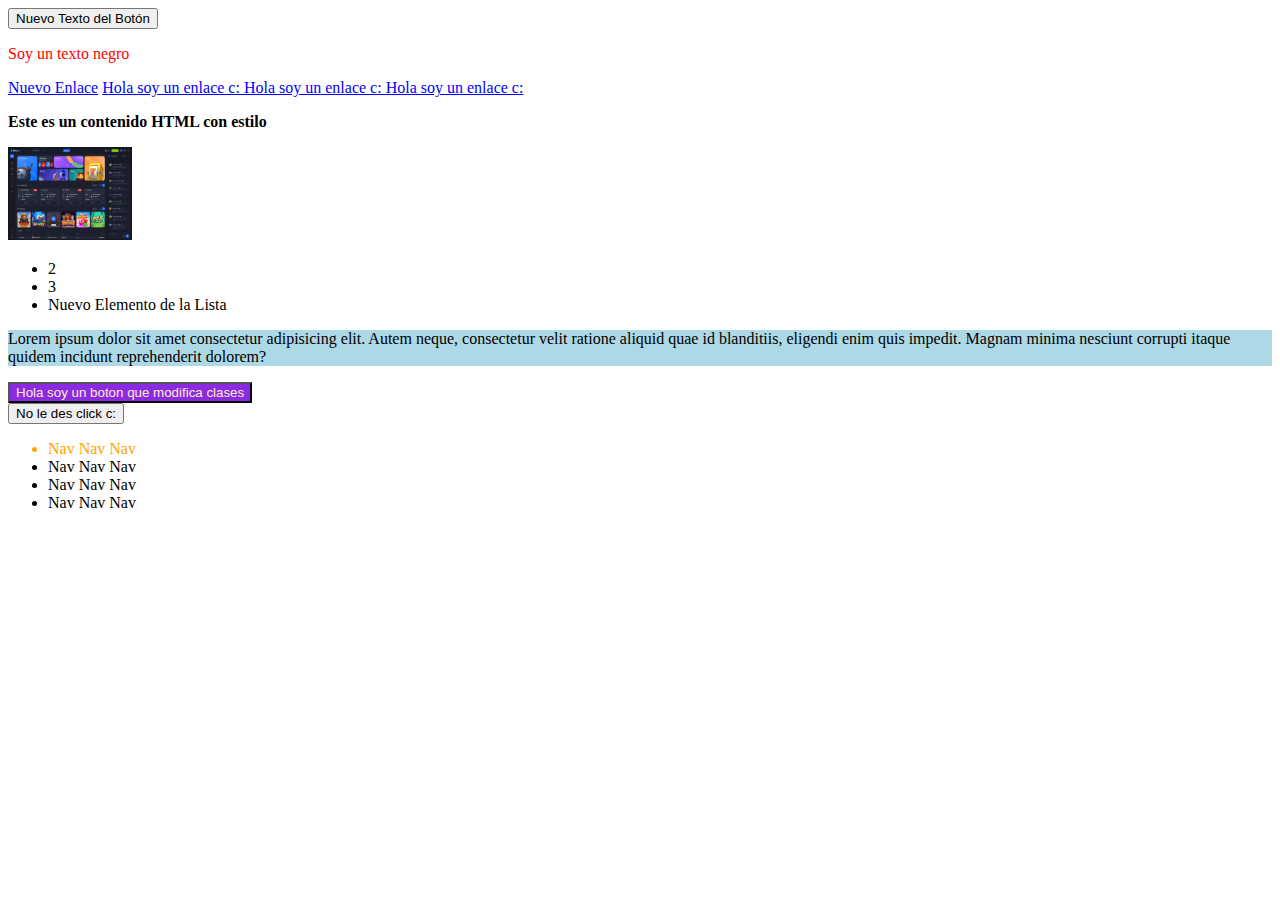
<file: dom.html>
<!DOCTYPE html>
<html lang="en">

<head>
  <meta charset="UTF-8">
  <meta name="viewport" content="width=device-width, initial-scale=1.0">
  <title>Document</title>
  <style>
    .activo {
      background-color: blueviolet;
      color: blanchedalmond;
    }
  </style>
</head>

<body>
  <div class="selectorById">
    <button id="miBoton">
      Hola soy un BUTTON c:
    </button>
  </div>
  <div class="selectorByClass">
    <div class="destacado">
      <p>
        Soy un texto negro
      </p>
    </div>
  </div>
  <div class="selectorQuery">
    <div>
      <a href=""> Hola soy un enlace c: </a>
      <a href=""> Hola soy un enlace c: </a>
      <a href=""> Hola soy un enlace c: </a>
      <a href=""> Hola soy un enlace c: </a>
    </div>
  </div>
  <div class="elementInner">
    <p id="miParrafo">
      Hola soy un parrafo c:
    </p>
  </div>
  <div class="setAtributo">
    <img src="assets/fiery.gg-pagina-base.png" style="max-width: 124px;">
  </div>
  <div class="createElement">
    <ul id="miLista">
      <li>1</li>
      <li>2</li>
      <li>3</li>
    </ul>
  </div>
  <div class="elementStyle">
    <div id="miCaja">
      <p>Lorem ipsum dolor sit amet consectetur adipisicing elit. Autem neque, consectetur velit ratione aliquid quae id
        blanditiis, eligendi enim quis impedit. Magnam minima nesciunt corrupti itaque quidem incidunt reprehenderit
        dolorem?</p>
    </div>
  </div>
  <div class="classList">
    <button class="activo" id="miBotonClases">
      Hola soy un boton que modifica clases
    </button>
  </div>
  <div class="eventListener">
    <button id="miBotonAlerta">
      No le des click c:
    </button>
  </div>
  <div class="navegationDOM">
    <ul id="myList">
      <li> Nav Nav Nav </li>
      <li> Nav Nav Nav </li>
      <li> Nav Nav Nav </li>
      <li> Nav Nav Nav </li>
    </ul>
  </div>


  <script>

    // 2. document.getElementById("id") Selecciona un elemento específico por su ID.

    // Ejemplo: Selecciona un botón y cambia su texto
    const boton = document.getElementById("miBoton");
    boton.innerText = "Nuevo Texto del Botón";



    // 3. document.getElementsByClassName("class") Selecciona todos los elementos que comparten una misma clase.

    // Ejemplo: Selecciona todos los elementos con la clase "destacado" y les cambia el color
    const destacados = document.getElementsByClassName("destacado");
    for (let elemento of destacados) {
      elemento.style.color = "red";
    }



    // 4. document.querySelector("selector") y document.querySelectorAll("selector") Selecciona el primer elemento o todos los elementos que coinciden con un selector de CSS.

    // Ejemplo: Selecciona el primer enlace (<a>) y cambia su texto
    const primerEnlace = document.querySelector("a");
    primerEnlace.innerText = "Nuevo Enlace";
    // Ejemplo: Selecciona el todos los enlaces (<a>) y cambia el color
    const todosEnlaces = document.querySelectorAll("a");
    for (let elemento of todosEnlaces) {
      elemento.style.color = "blue";
    }



    // 5. element.innerText y element.innerHTML, textContent

    // Ejemplo: Modifica el contenido de un párrafo
    const parrafo = document.getElementById("miParrafo");
    parrafo.innerText = "Este es un nuevo contenido de texto";
    parrafo.innerHTML = "<strong>Este es un contenido HTML con estilo</strong>";



    // 6. element.setAttribute("atributo", "valor") Cambia o añade un atributo a un elemento.

    // Ejemplo: Añade un atributo title a una imagen
    const imagen = document.querySelector("img");
    imagen.setAttribute("title", "Texto alternativo de la imagen");



    // 7. document.createElement("tag") y parent.appendChild(elemento) Crea un nuevo elemento HTML y lo añade al DOM.

    // Ejemplo: Crea un nuevo elemento de lista y lo añade a una lista <ul>
    const lista = document.getElementById("miLista");
    const nuevoElemento = document.createElement("li");
    nuevoElemento.innerText = "Nuevo Elemento de la Lista";
    lista.appendChild(nuevoElemento);



    // 8. parent.removeChild(elemento) Elimina un elemento hijo de su elemento padre.

    // Ejemplo: Elimina el primer elemento de una lista

    const primerElemento = document.querySelector("li");
    primerElemento.parentNode.removeChild(primerElemento);



    // 9. element.style.property Modifica una propiedad CSS en línea de un elemento.

    // Ejemplo: Cambia el color de fondo de un div

    const caja = document.getElementById("miCaja");
    caja.style.backgroundColor = "lightblue";



    // 10. element.classList.add("clase"), element.classList.remove("clase"), element.classList.toggle("clase") Añade, elimina o alterna una clase en un elemento.

    // Ejemplo: Alterna una clase en un botón para activar o desactivar un estilo.

    const botonClass = document.getElementById("miBotonClases");
    botonClass.addEventListener("click", () => {
      botonClass.classList.toggle("activo");
    });



    // 11. element.addEventListener("evento", function) Asocia un evento a un elemento.

    // Ejemplo: Muestra una alerta cuando se hace clic en un botón

    const botonAlert = document.getElementById("miBotonAlerta");
    botonAlert.addEventListener("click", () => {
      alert("¡Has hecho clic en el botón! :c");
    });



    // 12. Propiedades para acceder a elementos relacionados:

    // Ejemplo: Selecciona el primer hijo de un elemento ul y cambia su color

    const list = document.getElementById("myList");
    const firstElement = list.firstElementChild;
    firstElement.style.color = "orange";
  </script>
</body>

</html>
</file>
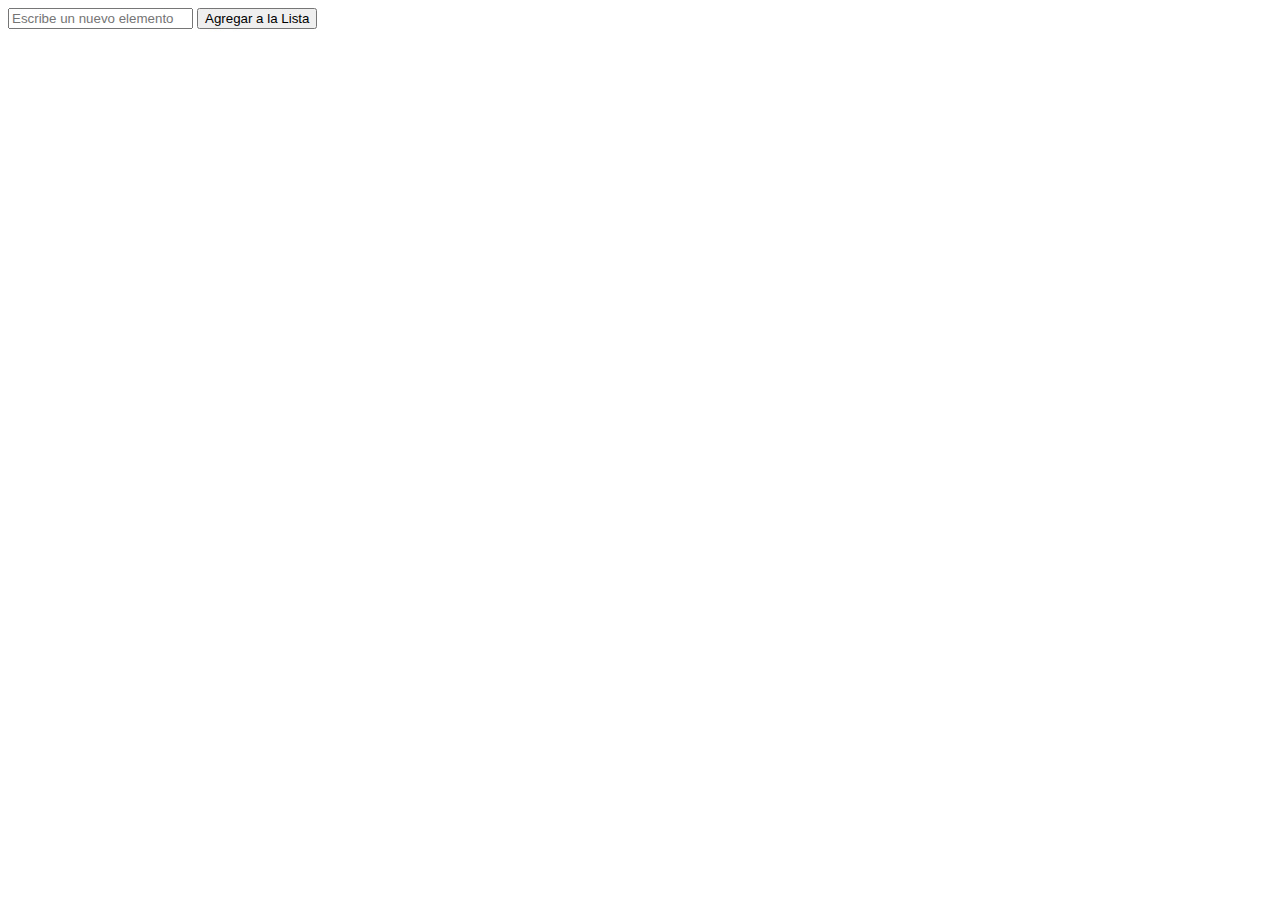
<file: proyecto-final--lista-interactiva.html>
<!DOCTYPE html>
<html lang="en">

<head>
  <meta charset="UTF-8">
  <meta name="viewport" content="width=device-width, initial-scale=1.0">
  <title>final-proyect</title>
</head>

<body>
  <div>
    <input type="text" id="nuevoElemento" placeholder="Escribe un nuevo elemento">
    <button id="agregar">Agregar a la Lista</button>
    <ul id="listaInteractiva"></ul>
  </div>
  <script>
    const lista = document.getElementById("listaInteractiva");
    const botonAgregar = document.getElementById("agregar");
    const input = document.getElementById("nuevoElemento");

    botonAgregar.addEventListener("click", () => {
      const texto = input.value;
      if (texto) {
        const nuevoElemento = document.createElement("li");
        nuevoElemento.innerText = texto;

        const botonEliminar = document.createElement("button");
        botonEliminar.innerText = "Eliminar";
        botonEliminar.addEventListener("click", () => {
          lista.removeChild(nuevoElemento);
        });

        nuevoElemento.appendChild(botonEliminar);
        lista.appendChild(nuevoElemento);
        input.value = ""; // Limpia el campo de texto
      }
    });
  </script>
</body>

</html>
</file>
<file: css/style.css>
/* ************* Custom Properties ************* */
:root {
  --first-color: #171925;
  --second-color: #1C1F2D;
  --third-color: #286EFF;
  --fourth-color: #378CFF;
  --fifth-color: #252939;
  --sixth-color: #11131b;
  --border-color: #2a2e40;
}

/* ************* Reset Styles ************* */
*,
*::after,
*::before {
  box-sizing: border-box;
  margin: 0;
  padding: 0;
}

aside {
  background-color: var(--first-color);
  float: left;
  width: 69px;
}

body {
  background-color: var(--first-color);
  font-family: "Poppins", sans-serif;
}

button.active {
  background-color: var(--third-color);
  border: 1px solid var(--fourth-color);
  color: #fff;
}

main.first-theme {
  background-color: var(--second-color);
}

main.second-theme {
  background-color: #12141b;
}

/* ************* Bootstrap Styles ************* */

/* ************* My Styles ************* */
.aside-container {
  align-items: center;
  display: flex;
  flex-direction: column;
}

.aside-container hr {
  color: #666d8a;
}

.bank p {
  color: #fff;
  font-size: 11px;
  line-height: 42px;
  margin: 0;
}

.button-arrow-collapse {
  align-items: center;
  background-color: var(--second-color);
  border: 1px solid var(--border-color);
  border-radius: 15px;
  box-shadow: 0px 4px 8px rgba(0, 0, 0, 0.3);
  color: #555B73;
  cursor: pointer;
  display: flex;
  height: 41px;
  justify-content: center;
  position: fixed;
  right: 12px;
  top: 75px;
  width: 41px;
  z-index: 1000;
}

.button-arrow-collapse:hover {
  background-color: #30344a;
  border: 1px solid #444861;
  color: #fff;
}

.button-arrow-collapse i {
  font-size: 16px;
}

.button-bg-body {
  background-color: #11131b;
  border: none;
  border-radius: 10px;
  color: #3b3f53;
  cursor: pointer;
  font-size: 12px;
  padding: 8px 16px;
  outline: none;
}

.box-bank-button {
  background-color: var(--second-color);
  border: 1px solid var(--border-color);
  border-radius: 12px;
  display: flex;
  gap: 0 20px;
  height: 39px;
  padding: 0 0 0 9px;
}

.button-bank {
  background-color: #74bf05ec;
  border: 2px solid #89E505;
  border-radius: 12px;
  color: #fff;
  height: 37px;
  font-size: 12px;
  width: 93px;
}

.button-bank:hover {
  background-color: #75bf05b0;
  border: 2px solid #89E505;
}

.button-bank .deposit-text {
  display: inline;
}

.button-sidebar {
  align-items: center;
  border-radius: 15px;
  color: #555B73;
  cursor: pointer;
  display: flex;
  flex-direction: column;
  height: 48px;
  justify-content: center;
  margin-bottom: 18px;
  width: 48px;
}

.button-sidebar:hover {
  background-color: var(--third-color);
  border: 1px solid var(--fourth-color);
  color: #fff;
}

.button-sidebar-sword {
  align-items: center;
  background-color: var(--third-color);
  border: 1px solid var(--fourth-color);
  border-radius: 15px;
  cursor: pointer;
  display: flex;
  flex-direction: column;
  height: 48px;
  margin-bottom: 18px;
  width: 48px;
}

.button-sidebar-sword:hover {
  background-color: #4a85fa;
  border: 1px solid #689bff;
}

.button-notifications {
  align-items: center;
  background-color: var(--second-color);
  border: 1px solid var(--border-color);
  border-radius: 15px;
  cursor: pointer;
  color: #555B73;
  display: flex;
  height: 43px;
  justify-content: center;
  width: 43px;
}

.button-notifications i {
  color: #555B73;
}

.button-notifications:hover {
  background-color: #30344a;
  border: 1px solid #444861;
}

.button-notifications:hover .fa-bell {
  color: #fff;
}

.notiLight .fa-bell {
  color: #fff;
}

.button-logOut {
  align-items: center;
  background-color: var(--second-color);
  border: 1px solid var(--border-color);
  border-radius: 15px;
  color: #555B73;
  display: flex;
  height: 43px;
  justify-content: center;
  width: 43px;
}

.button-logOut i {
  color: #555B73;
}

.button-logOut:hover {
  background-color: #30344a;
  border: 1px solid #444861;
  cursor: pointer;
}

.button-logOut:hover .fa-door-open {
  color: #fff;
}

.menu-profile {
  background-color: #11131b;
  border-radius: 10px;
  box-shadow: 0px 8px 16px rgba(0, 0, 0, 0.2);
  color: #fff;
  display: none;
  height: auto;
  left: 73%;
  opacity: 0;
  padding: 15px;
  position: absolute;
  transform: translateY(-10px);
  transition: opacity 0.3s ease, transform 0.3s ease;
  top: 12%;
  width: 18%;
}

.menu-profile.show {
  display: block;
  opacity: 1;
  transform: translateY(0);
}

.outLight .fa-door-open {
  color: #fff;
}

.profile-photo {
  align-items: center;
  background-color: var(--second-color);
  border: 2px solid var(--third-color);
  border-radius: 50%;
  display: flex;
  height: 42px;
  justify-content: center;
  width: 42px;
  cursor: pointer;
  position: relative;
}

.profile-photo img {
  max-width: 39px;
}

.header {
  background-color: var(--first-color);
  max-height: 77px;
}

.header .logo-navbar img {
  height: 71px;
  margin-bottom: 12px;
  transition: all 0.4s;
  width: auto;
}

.header .logo-navbar img:hover {
  cursor: pointer;
  transform: scale(1.1);
}

.icons-color {
  color: #555B73;
}

.icons-color:hover {
  color: #fff;
}

.iconos-info-navbar {
  align-items: center;
  display: flex;
  gap: 0 7px;
}

.icons-redes {
  margin-top: 155px;
}

.img-bank {
  margin-right: 2px;
  max-width: 17px;
}

.img-button-sword {
  filter: brightness(0) saturate(100%) invert(100%);
  margin-top: 11px;
  max-width: 22px;
}

.list-sidebar .button-sidebar.active {
  background-color: var(--third-color);
  border: 1px solid var(--fourth-color);
  color: #fff;
}

.list-sidebar {
  list-style: none;
  padding: 0;
}

.list-sidebar i {
  margin-top: 18px;
  font-size: 18px;
}

.list-sidebar a {
  text-decoration: none;
}

.list-sidebar p {
  font-weight: 600;
  font-size: 8px;
  margin-top: 4px;
}

.main-contenido {
  background-color: var(--second-color);
  border-radius: 17px;
  color: #505050;
  display: flex;
  flex-direction: column;
  margin-bottom: 14px;
  margin-right: 14px;
  padding: 20px;
}

.nav-links {
  list-style: none;
  margin: 0;
  padding: 3px;
}

.nav-links li {
  display: inline-block;
  padding: 0 13px;
}

.nav-links a {
  text-decoration: none;
}

.nav-links a i {
  color: #555B73;
  font-size: 12px;
  margin-right: 2px;
}

.nav-links a span {
  color: #555B73;
  font-size: 10px;
  font-weight: 600;
  line-height: 23px;
}

.nav-links a:hover i {
  color: #31AEFF;
}

.nav-links a:hover span {
  color: #fff;
}

.nav-links a.active i {
  color: #31AEFF;
}

.nav-links a.active span {
  color: #fff;
}

.switch-container {
  display: flex;
}

/* ************************* Tarjetas Interactivas Styles ************************* */
.column-cards-center {
  gap: 24px;
  justify-content: center;
}

.fiery-originals-text {
  font-size: 10px;
  color: #ffffff6d;
}

.hover-bg-cards {
  position: absolute;
  top: 0;
  left: 0;
  width: 100%;
  height: 100%;
  background-color: rgba(0, 0, 0, 0);
  transition: background-color 0.2s ease;
}

.interactive-card-pvp-game:hover .hover-bg-cards,
.interactive-card-roulette:hover .hover-bg-cards,
.interactive-card-jackpot:hover .hover-bg-cards,
.interactive-card-crash:hover .hover-bg-cards,
.interactive-card-cases:hover .hover-bg-cards,
.interactive-card-slots:hover .hover-bg-cards {
  background-color: rgba(255, 255, 255, 0.1);
}

.interactive-card-pvp-game {
  background-image: url('../assets/bomb-fondo-editado.jpg');
  background-size: cover;
  background-position: center;
  background-repeat: no-repeat;
  border-radius: 30px;
  cursor: pointer;
  height: 350px;
  padding: 20px;
  width: 100%;
  position: relative;
  overflow: hidden;
}

.interactive-card-roulette {
  background-image: url('../assets/fondo-roulette-editado.jpg');
  background-size: cover;
  background-position: center;
  background-repeat: no-repeat;
  border-radius: 30px;
  cursor: pointer;
  height: 164px;
  padding: 20px;
  width: 35%;
  position: relative;
  overflow: hidden;
}

.interactive-card-jackpot {
  background-image: url('../assets/fondo-jackpot-editado.jpg');
  background-size: cover;
  background-position: center;
  background-repeat: no-repeat;
  border-radius: 30px;
  cursor: pointer;
  height: 164px;
  padding: 20px;
  width: 59%;
  position: relative;
  overflow: hidden;
}

.interactive-card-crash {
  background-image: url('../assets/fondo-crash-editado.jpg');
  background-size: cover;
  background-position: center;
  background-repeat: no-repeat;
  border-radius: 30px;
  cursor: pointer;
  height: 164px;
  padding: 20px;
  width: 59%;
  position: relative;
  overflow: hidden;
}

.interactive-card-cases {
  background-image: url('../assets/fondo-cases-editado.jpg');
  background-size: cover;
  background-position: center;
  background-repeat: no-repeat;
  border-radius: 30px;
  cursor: pointer;
  height: 164px;
  padding: 20px;
  width: 35%;
  position: relative;
  overflow: hidden;
}

.interactive-card-slots {
  background-image: url('../assets/fondo-slots-editado.jpg');
  background-size: cover;
  background-position: center;
  background-repeat: no-repeat;
  border-radius: 30px;
  cursor: pointer;
  height: 350px;
  padding: 20px;
  width: 100%;
  position: relative;
  overflow: hidden;
}

.text-card-pvp-game,
.text-card-roulette,
.text-card-jackpot,
.text-card-crash,
.text-card-cases,
.text-card-slots {
  display: flex;
  flex-direction: column;
  padding-left: 15px;
}

.text-card-pvp-game p,
.text-card-roulette p,
.text-card-jackpot p,
.text-card-crash p,
.text-card-cases p,
.text-card-slots p {
  color: #fff;
  font-size: 18px;
  font-weight: 500;
  margin-bottom: 6px;
}

/* ****************************** Top Matches Styles ****************************** */
.bet-button-1,
.bet-button-2 {
  align-items: center;
  background-color: var(--first-color);
  border: 1px solid var(--border-color);
  border-radius: 9px;
  cursor: pointer;
  display: flex;
  padding: 6px;
  justify-content: space-between;
  height: 34px;
  width: 50%;
  transition: background-color 0.1s ease;
}

.bet-btn-live-container article.active,
.bet-btn-container article.active {
  background-color: var(--third-color);
  border: 1px solid var(--fourth-color);
}

.bet-btn-live-container article:hover,
.bet-btn-container article:hover {
  background-color: var(--third-color);
  border: 1px solid var(--fourth-color);
}

.bet-btn-live-container article.active:hover,
.bet-btn-container article.active:hover {
  background-color: var(--third-color);
  border: 1px solid var(--fourth-color);
}

.bet-btn-container,
.bet-btn-live-container {
  display: flex;
  gap: 0 6px;
  margin-top: 13px;
  padding: 2px;
}

.bet-btn-container p,
.bet-btn-live-container p {
  font-size: 10px;
  margin-right: 3px;
  margin-top: 17px;
}

.bet-btn-container span,
.bet-btn-live-container span {
  color: #b7bac6;
  font-size: 10px;
  margin-left: 2px;
}

.btn-see-all-top-matches {
  background-color: var(--fifth-color);
  border: 1px solid var(--border-color);
  border-radius: 13px;
  color: #fff;
  font-size: 13px;
  margin-right: 14px;
  padding: 8px 18px;
}

.btn-caret-left-top-matches,
.btn-caret-right-top-matches {
  background-color: var(--fifth-color);
  border: 1px solid var(--border-color);
  border-radius: 13px;
  color: #fff;
  font-size: 10px;
  padding: 11px 16px;
}

.btn-see-all-top-matches:hover,
.btn-caret-left-top-matches:hover,
.btn-caret-right-top-matches:hover {
  background-color: var(--third-color);
  border: 1px solid var(--fourth-color);
  color: #fff;
}

.border-blue-top-matches {
  background-color: #2768ED;
  border-radius: 5px;
  width: 3px;
  height: 61px;
}

.buttons-top-matches {
  display: flex;
}

.showCard1 {
  display: none;
}

.card-top-matches,
.card-live-top-matches {
  background-color: var(--fifth-color);
  border: 1px solid var(--border-color);
  border-radius: 30px;
  color: #fff;
  height: auto;
  min-width: 25%;
  padding: 14px;
}

.csgo-logo {
  max-height: 17px;
}

.carousel-cards {
  display: flex;
  gap: 0 10px;
  transition: transform 0.5s ease;
  max-width: 97%;
  display: flex;
}

.container-top-matches {
  height: auto;
  margin-top: 40px;
  width: 100%;
}

.container-cards-top-matches {
  display: flex;
  gap: 10px 10px;
  margin-left: 3px;
  overflow: hidden;
  width: 100%;
}

.container-fnatic,
.container-spirit {
  display: flex;
}

.container-fnatic p,
.container-spirit p {
  font-size: 14px;
  text-overflow: ellipsis;
  overflow: hidden;
  white-space: nowrap;
}

.controls-carousel-top-matches {
  margin-right: 5px;
}

.date-september {
  color: #656a7c;
  font-size: 13px;
  text-overflow: ellipsis;
  overflow: hidden;
  white-space: nowrap;
}

.description-card-top-matches,
.description-card-live-top-matches {
  color: #868ca3;
  display: flex;
  font-weight: 500;
  gap: 0 5px;
  max-height: 22px;
}

.description-card-top-matches p,
.description-card-live-top-matches p {
  font-size: 9px;
}

.description-card-top-matches i,
.description-card-live-top-matches i {
  font-size: 3px;
  line-height: 12px;
}

.duration-span-top-matches {
  align-items: center;
  background-color: #34394D;
  border-radius: 10px;
  display: flex;
  font-size: 11px;
  justify-content: center;
  height: 21px;
  width: 46px;
  gap: 0 5px;
}

.duration-span-top-matches i {
  line-height: 17px;
}

.fnatic-logo {
  margin-top: 6px;
  margin-right: 10px;
  max-height: 13px;
}

.fifa-logo {
  max-height: 20px;
}

.info-matches-container,
.info-matches-live-container {
  display: flex;
  gap: 0 12px;
  max-height: 69px;
}

.info-time-container {
  display: flex;
  font-size: 11px;
  line-height: 22px;
  max-height: 20px;
  gap: 0 9px;
}

.info-time-live-container {
  display: flex;
  font-size: 11px;
  margin-left: 5px;
  max-height: 20px;
  gap: 0 9px;
}

.info-time-container p {
  color: #868ca3;
  font-weight: 500;
}

.info-time-live-container p {
  color: #868ca3;
  font-weight: 500;
  line-height: 23px;
}

.img-title-live-top-matches {
  display: flex;
  gap: 0 9px;
}

.result-match-live p {
  font-size: 14px;
  font-weight: 500;
  margin-top: 2px;
}

.spirit-logo {
  margin-right: 13px;
  max-height: 20px;
}

.title-card-top-matches {
  display: flex;
  gap: 0 9px;
  max-height: 30px;
}

.title-card-live-top-matches {
  display: flex;
  justify-content: space-between;
  padding: 2px;
  max-height: 30px;
}

.title-card-top-matches p,
.title-card-live-top-matches p {
  font-size: 15px;
  font-weight: 500;
}

.title-card-live-top-matches span {
  align-items: center;
  background-color: #F54E4E;
  border: 1px solid #e26a6a;
  border-radius: 10px;
  display: flex;
  font-size: 12px;
  font-weight: 500;
  justify-content: center;
  height: 23px;
  width: 42px;
}

.title-top-matches {
  gap: 0 9px;
}

.title-top-matches img {
  margin-top: 2px;
  max-height: 21px;
}

.title-top-matches p {
  color: #fff;
  font-size: 16px;
  font-weight: 500;
  margin: 0;
}

.time-span-top-matches {
  align-items: center;
  background-color: #34394D;
  border-radius: 10px;
  display: flex;
  font-size: 11px;
  justify-content: center;
  height: 21px;
  width: 61px;
}

.time-of-match p {
  font-size: 13px;
  font-weight: 500;
  margin-top: 3px;
}

.valorant-logo {
  max-height: 21px;
}

/* ****************************** Sidebar Derecho ****************************** */
.sidebar-right {
  position: fixed;
  right: -280px;
  top: 0;
  width: 280px;
  height: 100%;
  background-color: var(--first-color);
  transition: right 0.3s ease;
  box-shadow: -2px 0 8px rgba(0, 0, 0, 0.3);
  color: #fff;
  padding: 20px;
  z-index: 999;
}

.sidebar-right.show {
  right: 0;
}

.sidebar-right ul {
  list-style: none;
  padding: 0;
}

.sidebar-right ul li {
  margin: 15px 0;
}

.sidebar-right ul li a {
  color: #fff;
  text-decoration: none;
}

.sidebar-right ul li a:hover {
  text-decoration: underline;
}

/* ************* Chat Styles ************* */
.abecedario-chat-a {
  border: 2px solid #8C519D;
  border-radius: 5px;
  background-color: #874E98;
  display: flex;
  justify-content: center;
  height: 15px;
  width: 15px;
}

.abecedario-chat-b {
  border: 2px solid #9C454B;
  border-radius: 5px;
  background-color: #904148;
  display: flex;
  justify-content: center;
  height: 15px;
  width: 15px;
}

.abecedario-chat-c {
  border: 2px solid #A77745;
  border-radius: 5px;
  background-color: #906941;
  display: flex;
  justify-content: center;
  height: 15px;
  width: 15px;
}

.abecedario-chat-d {
  border: 2px solid #489D62;
  border-radius: 5px;
  background-color: #428959;
  display: flex;
  justify-content: center;
  height: 15px;
  width: 15px;
}

.abecedario-chat-a p,
.abecedario-chat-b p,
.abecedario-chat-c p,
.abecedario-chat-d p {
  color: #fff;
  font-size: 8px;
  font-weight: 500;
}

.all-msg-container {
  margin-top: 18px;
  display: flex;
  flex-direction: column;
  gap: 6px 0;
}

.button-send-chat {
  border: 1px solid var(--fourth-color);
  background-color: var(--third-color);
  border-radius: 10px;
  padding: 1px 6px;
}

.button-send-chat i {
  color: #fff;
  font-size: 14px;
}

.button-send-chat:hover {
  background-color: #6694ef;
  border: 1px solid #3685f3;
}


.comment-chat {
  padding: 0 27px 0 6px;
}

.comment-chat p {
  color: #a4a6af;
  font-size: 10px;
  margin: 0;
}

.circle-photo-chat {
  border: 2px solid #555b734a;
  border-radius: 50%;
}

.circle-photo-chat img {
  max-width: 27px;
}

.circle-photo-chat-d {
  border: 2px solid #51c50887;
  border-radius: 50%;
}

.circle-photo-chat-d img {
  max-width: 27px;
}

.info-chat {
  gap: 8px;
  max-height: 26px;
  padding: 4px 0 0 6px;
}

.info-chat .bi-chat-left-text-fill {
  color: #286EFF;
  font-size: 19px;
  margin-right: 12px;
}

.info-chat .chat-title {
  color: #fff;
  font-size: 13px;
  margin-top: 4px;
}

.info-chat .bi-person-fill {
  color: #4EC600;
  margin-right: 6px;
}

.info-chat .chat-users {
  color: #fff;
  font-size: 11px;
  margin-top: 5px;
}

.input-chat {
  background-color: var(--second-color);
  border: 0;
  color: #ffffffc4 !important;
  height: 18px;
  font-size: 11px;
  padding: 5px;
  width: 87%;
}

.input-chat:focus {
  outline: none;
  border: none;
}

.messages-container {
  background-color: var(--second-color);
  border: 1px solid var(--border-color);
  border-radius: 17px;
  height: auto;
  padding: 10px 11px 11px 11px;
  width: 100%;
}

.photo-chat {
  margin-right: 5px;
}

.time-chat {
  margin-left: 6px;
}

.time-chat p {
  color: #62677ee3;
  font-size: 11px;
  font-weight: 600;
  line-height: 20px;
}

.title-chat p {
  font-size: 11px;
  line-height: 18px;
}

.title-chat-d p {
  color: #50c508;
  font-size: 11px;
  font-weight: 600;
  line-height: 18px;
}

/* ************* Animations ************* */
.blink {
  animation: blinkEffect 0.3s ease-in-out;
}

@keyframes blinkEffect {

  0%,
  100% {
    opacity: 1;
  }

  50% {
    opacity: 0.6;
  }
}

.scale {
  animation: scaleEffect 0.2s ease;
}

@keyframes scaleEffect {

  0%,
  100% {
    transform: scale(1);
  }

  50% {
    transform: scale(1.2);
  }
}

/* ************* Media Queries ************* */

/* *** X-Small devices (portrait phones, less than 576px) *** */
/* *** No media query for `xs` since this is the default in Bootstrap *** */

@media (max-width: 376px) {}

@media (min-width: 376px) {}

@media (max-width: 394px) {
  aside {
    width: 63px;
  }

  .bank p {
    line-height: 42px;
  }

  .box-bank-button {
    height: 39px;
    gap: 0 7px;
  }

  .button-bank {
    height: 24px;
    margin: 3px 0px 0 0;
    width: 24px;
  }

  .button-logOut {
    height: 35px;
    width: 32px;
  }

  .header {
    max-height: 65px;
  }

  .header .logo-navbar img {
    height: 61px
  }

  .menu-profile {
    left: 39%;
    top: 11%;
    width: 47%;
  }

  .profile-photo {
    height: 28px;
    width: 28px;
  }

  .profile-photo img {
    max-width: 24px;
  }
}

/* *** Small devices (landscape phones, 576px and up) *** */
@media (max-width: 576px) {
  .btn-see-all-top-matches {
    margin-right: 5px;
    padding: 7px 16px;
  }

  .buttons-top-matches {
    display: flex;
    gap: 12px 0px;
  }

  .card-top-matches,
  .card-live-top-matches {
    min-width: 101%;
  }

  .container-menu-top-matches {
    display: flex;
    gap: 10px 0;
    flex-direction: column;
    justify-content: center;
    align-items: center;
  }

  .icons-redes {
    margin-top: 905px;
  }

  .interactive-card-pvp-game,
  .interactive-card-slots {
    height: 164px;
  }

  .interactive-card-roulette,
  .interactive-card-jackpot,
  .interactive-card-crash,
  .interactive-card-cases {
    width: 100%;
  }

  .title-top-matches {
    margin-right: 18px;
  }

  .title-top-matches p {
    font-size: 15px;
  }
}

@media (min-width: 576px) {}

/* *** Medium devices (tablets, 768px and up) *** */
@media (max-width: 768px) {}

@media (min-width: 768px) {}

@media (min-width: 576px) and (max-width: 992px) {

  .card-top-matches,
  .card-live-top-matches {
    min-width: 51%;
  }
}

/* *** Large devices (desktops, 992px and up) *** */
@media (max-width: 992px) {
  .box-bank-button {
    padding: 0 0 0 4px;
  }

  .button-bank {
    height: 24px;
    margin: 7px 5px 0 0;
    width: 24px;
  }

  .button-bank .deposit-text,
  .button-notifications,
  nav {
    display: none;
  }


  .icons-redes {
    margin-top: 895px;
  }

  .switch-container {
    display: none;
  }
}

@media (min-width: 992px) {}

/* *** X-Large devices (large desktops, 1200px and up) *** */
@media (max-width: 1200px) {}

@media (min-width: 1200px) {}

/* *** XX-Large devices (larger desktops, 1400px and up) *** */
@media (max-width: 1400px) {}

@media (min-width: 1400px) {}
</file>
